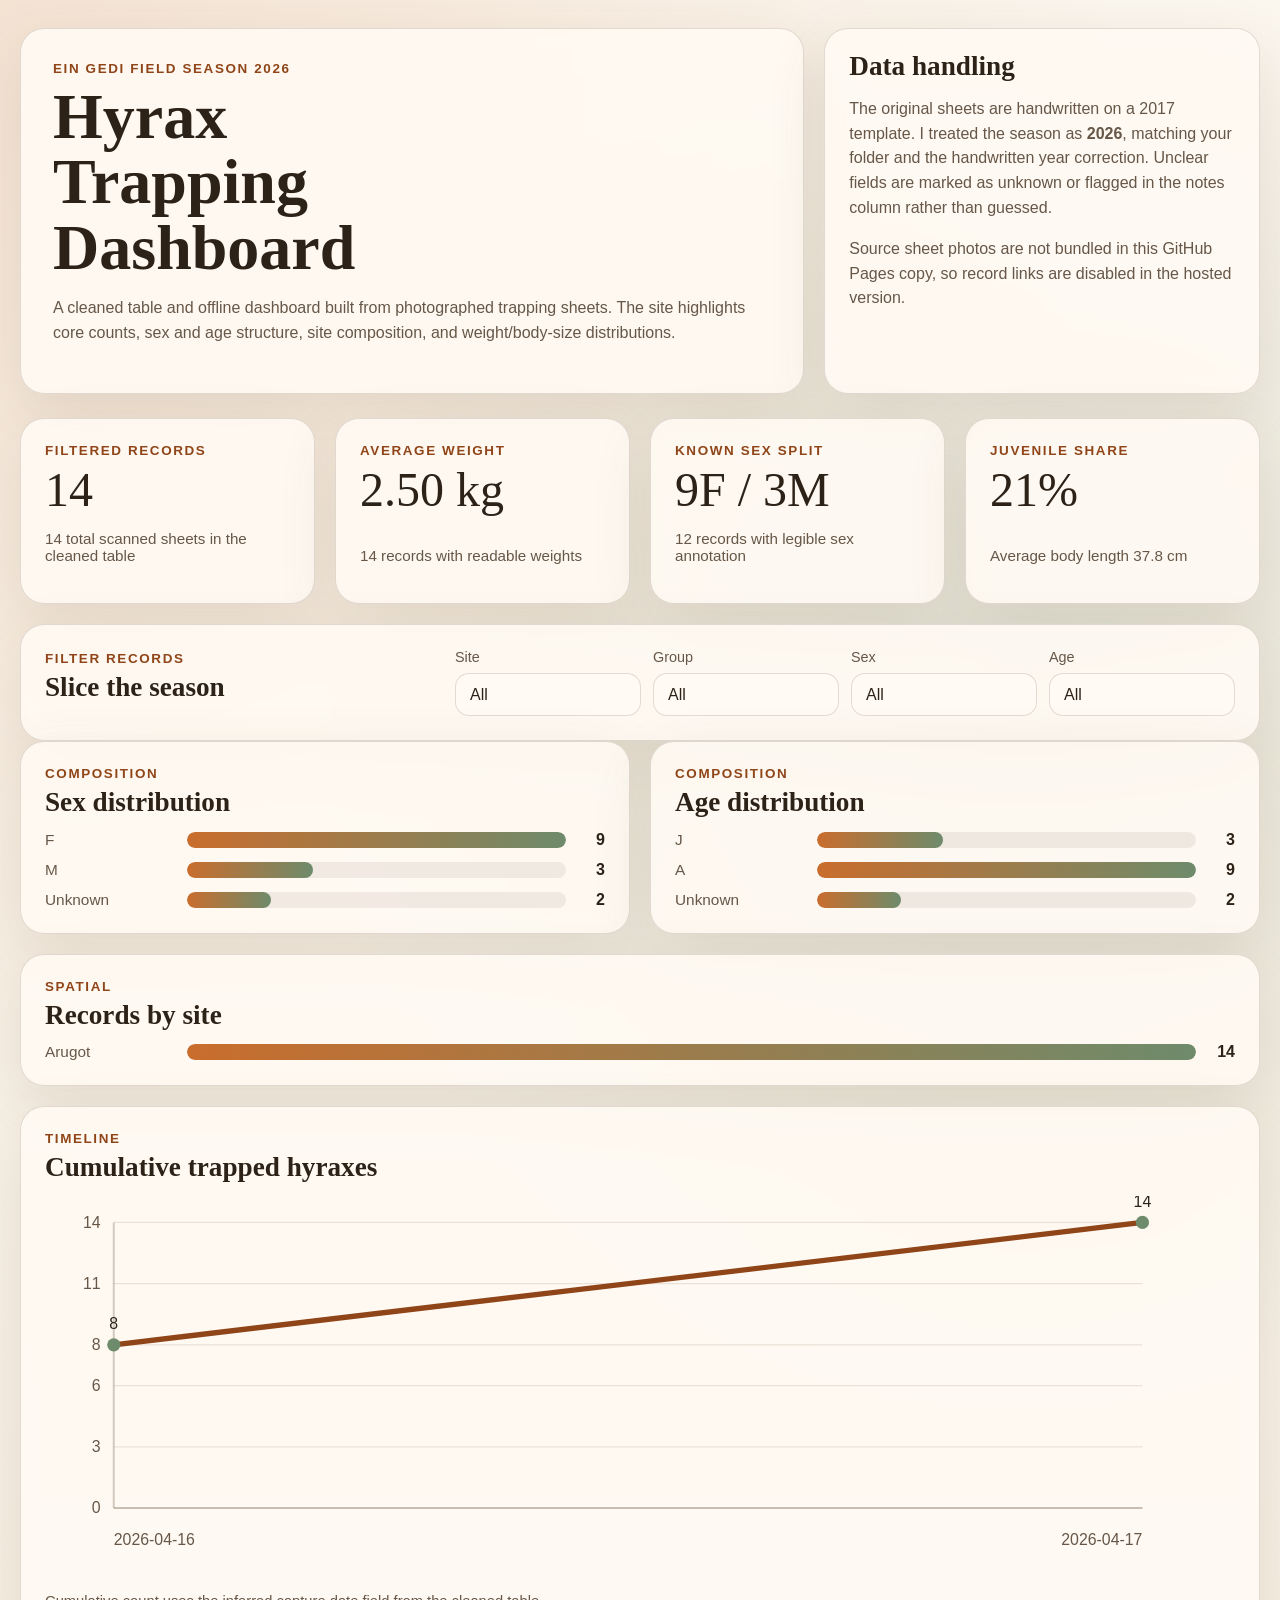
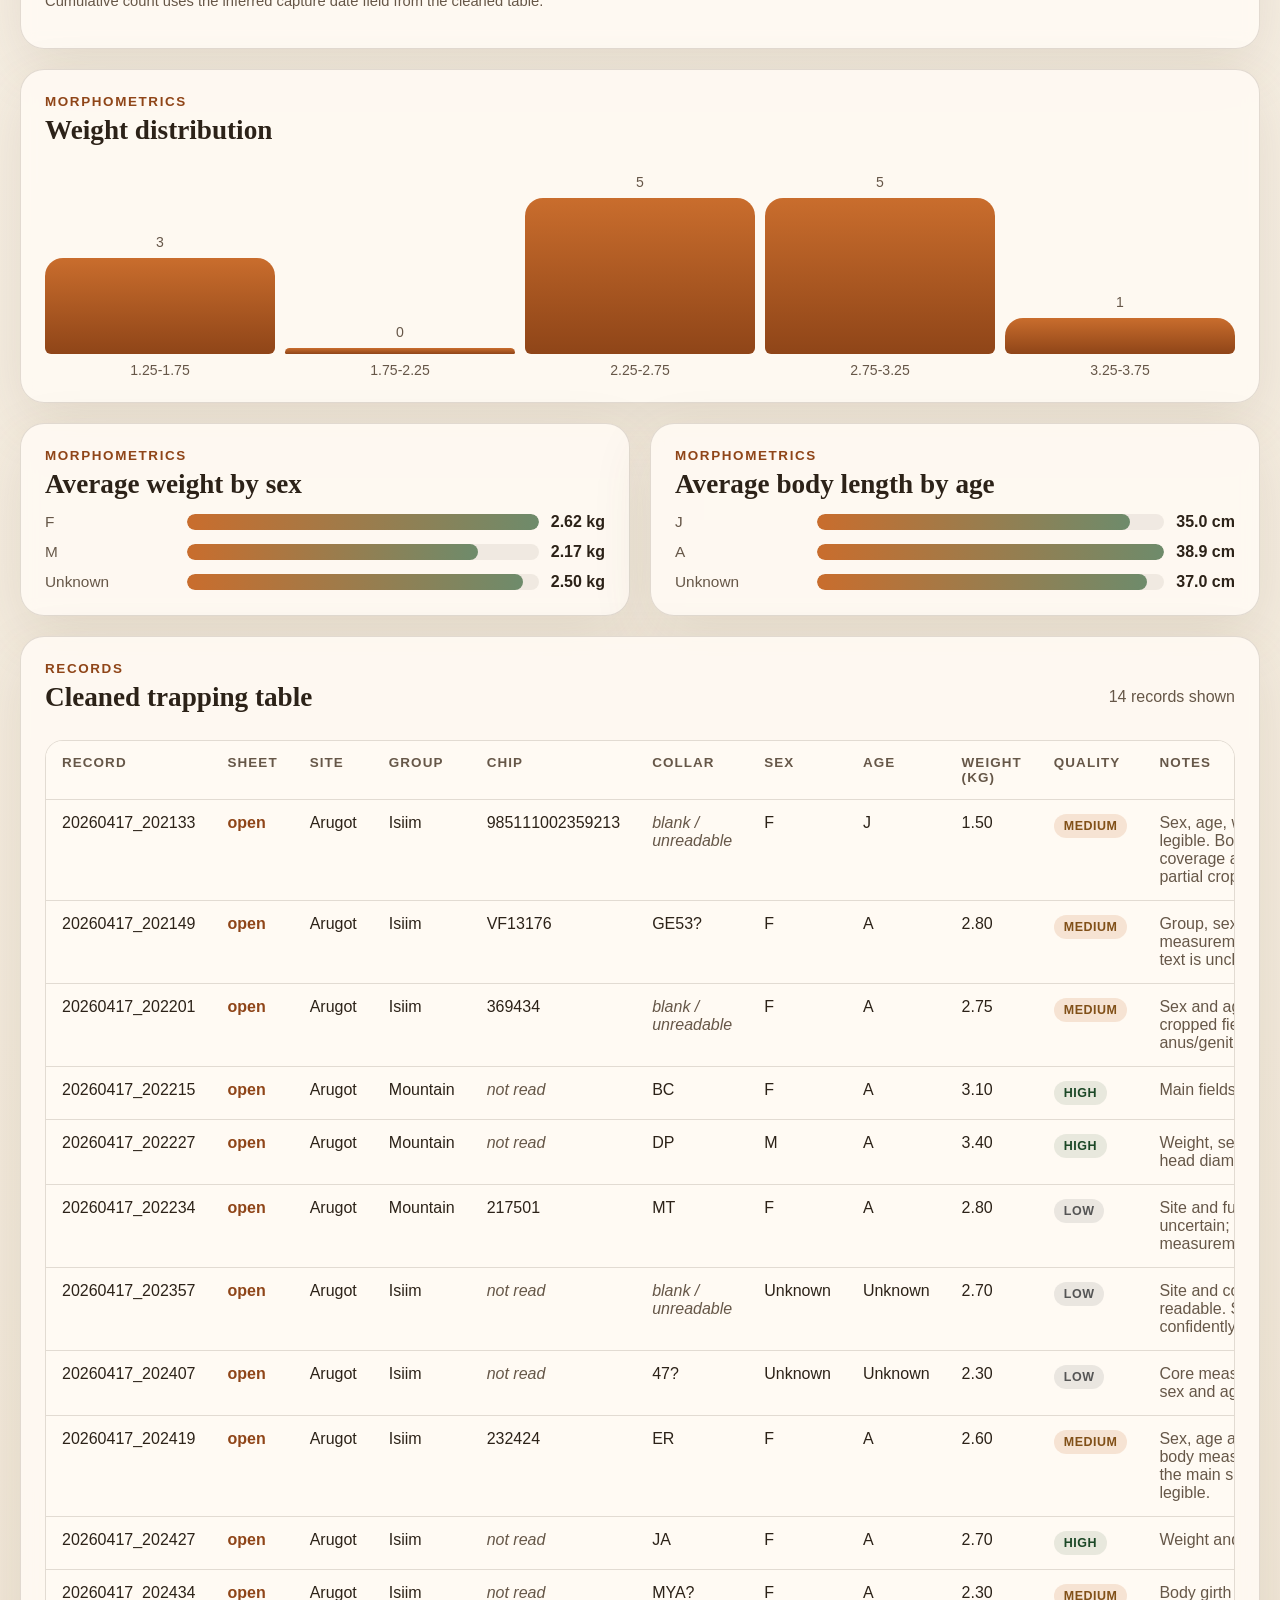
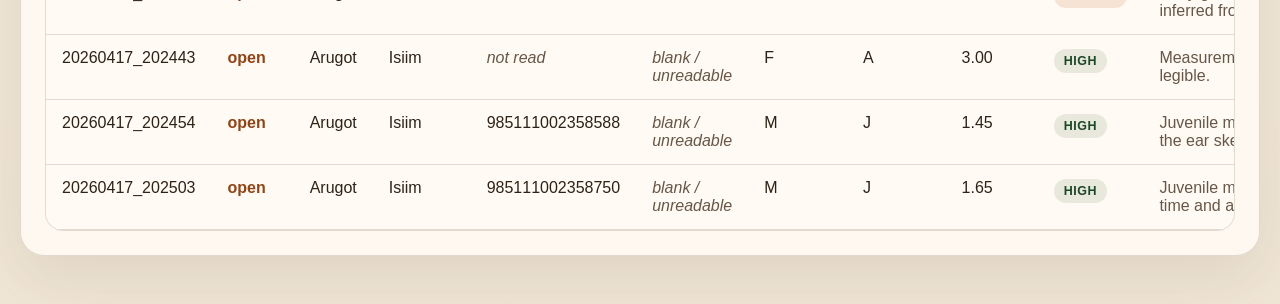
<file: docs/index.html>
<!doctype html>
<html lang="en">
  <head>
    <meta charset="utf-8" />
    <meta name="viewport" content="width=device-width, initial-scale=1" />
    <title>Ein Gedi 2026 Hyrax Trapping Dashboard</title>
    <link rel="stylesheet" href="./styles.css" />
  </head>
  <body>
    <div class="page-shell">
      <header class="hero">
        <div class="hero-copy">
          <p class="eyebrow">Ein Gedi Field Season 2026</p>
          <h1>Hyrax Trapping Dashboard</h1>
          <p class="lede">
            A cleaned table and offline dashboard built from photographed
            trapping sheets. The site highlights core counts, sex and age
            structure, site composition, and weight/body-size distributions.
          </p>
        </div>
        <div class="hero-note">
          <h2>Data handling</h2>
          <p>
            The original sheets are handwritten on a 2017 template. I treated
            the season as <strong>2026</strong>, matching your folder and the
            handwritten year correction. Unclear fields are marked as unknown or
            flagged in the notes column rather than guessed.
          </p>
          <p>
            Source sheet photos are not bundled in this GitHub Pages copy, so
            record links are disabled in the hosted version.
          </p>
        </div>
      </header>

      <main>
        <section class="summary-grid" id="summary-grid"></section>

        <section class="panel filter-panel">
          <div>
            <p class="section-label">Filter Records</p>
            <h2>Slice the season</h2>
          </div>
          <div class="filters" id="filters"></div>
        </section>

        <section class="chart-grid">
          <article class="panel">
            <p class="section-label">Composition</p>
            <h2>Sex distribution</h2>
            <div id="sex-chart" class="chart-stack"></div>
          </article>
          <article class="panel">
            <p class="section-label">Composition</p>
            <h2>Age distribution</h2>
            <div id="age-chart" class="chart-stack"></div>
          </article>
          <article class="panel wide">
            <p class="section-label">Spatial</p>
            <h2>Records by site</h2>
            <div id="site-chart" class="chart-stack"></div>
          </article>
          <article class="panel wide">
            <p class="section-label">Timeline</p>
            <h2>Cumulative trapped hyraxes</h2>
            <div id="cumulative-chart" class="line-chart"></div>
          </article>
        </section>

        <section class="chart-grid">
          <article class="panel wide">
            <p class="section-label">Morphometrics</p>
            <h2>Weight distribution</h2>
            <div id="weight-chart" class="histogram"></div>
          </article>
          <article class="panel">
            <p class="section-label">Morphometrics</p>
            <h2>Average weight by sex</h2>
            <div id="weight-by-sex-chart" class="chart-stack"></div>
          </article>
          <article class="panel">
            <p class="section-label">Morphometrics</p>
            <h2>Average body length by age</h2>
            <div id="length-by-age-chart" class="chart-stack"></div>
          </article>
        </section>

        <section class="panel">
          <div class="table-header">
            <div>
              <p class="section-label">Records</p>
              <h2>Cleaned trapping table</h2>
            </div>
            <p id="table-count" class="table-count"></p>
          </div>
          <div class="table-wrap">
            <table>
              <colgroup>
                <col class="col-record" />
                <col class="col-sheet" />
                <col class="col-site" />
                <col class="col-group" />
                <col class="col-chip" />
                <col class="col-collar" />
                <col class="col-sex" />
                <col class="col-age" />
                <col class="col-weight" />
                <col class="col-quality" />
                <col class="col-notes" />
              </colgroup>
              <thead>
                <tr>
                  <th>Record</th>
                  <th>Sheet</th>
                  <th>Site</th>
                  <th>Group</th>
                  <th>Chip</th>
                  <th>Collar</th>
                  <th>Sex</th>
                  <th>Age</th>
                  <th>Weight (kg)</th>
                  <th>Quality</th>
                  <th>Notes</th>
                </tr>
              </thead>
              <tbody id="records-table"></tbody>
            </table>
          </div>
        </section>
      </main>
    </div>

    <script src="./data.js"></script>
    <script src="./app.js"></script>
  </body>
</html>
</file>
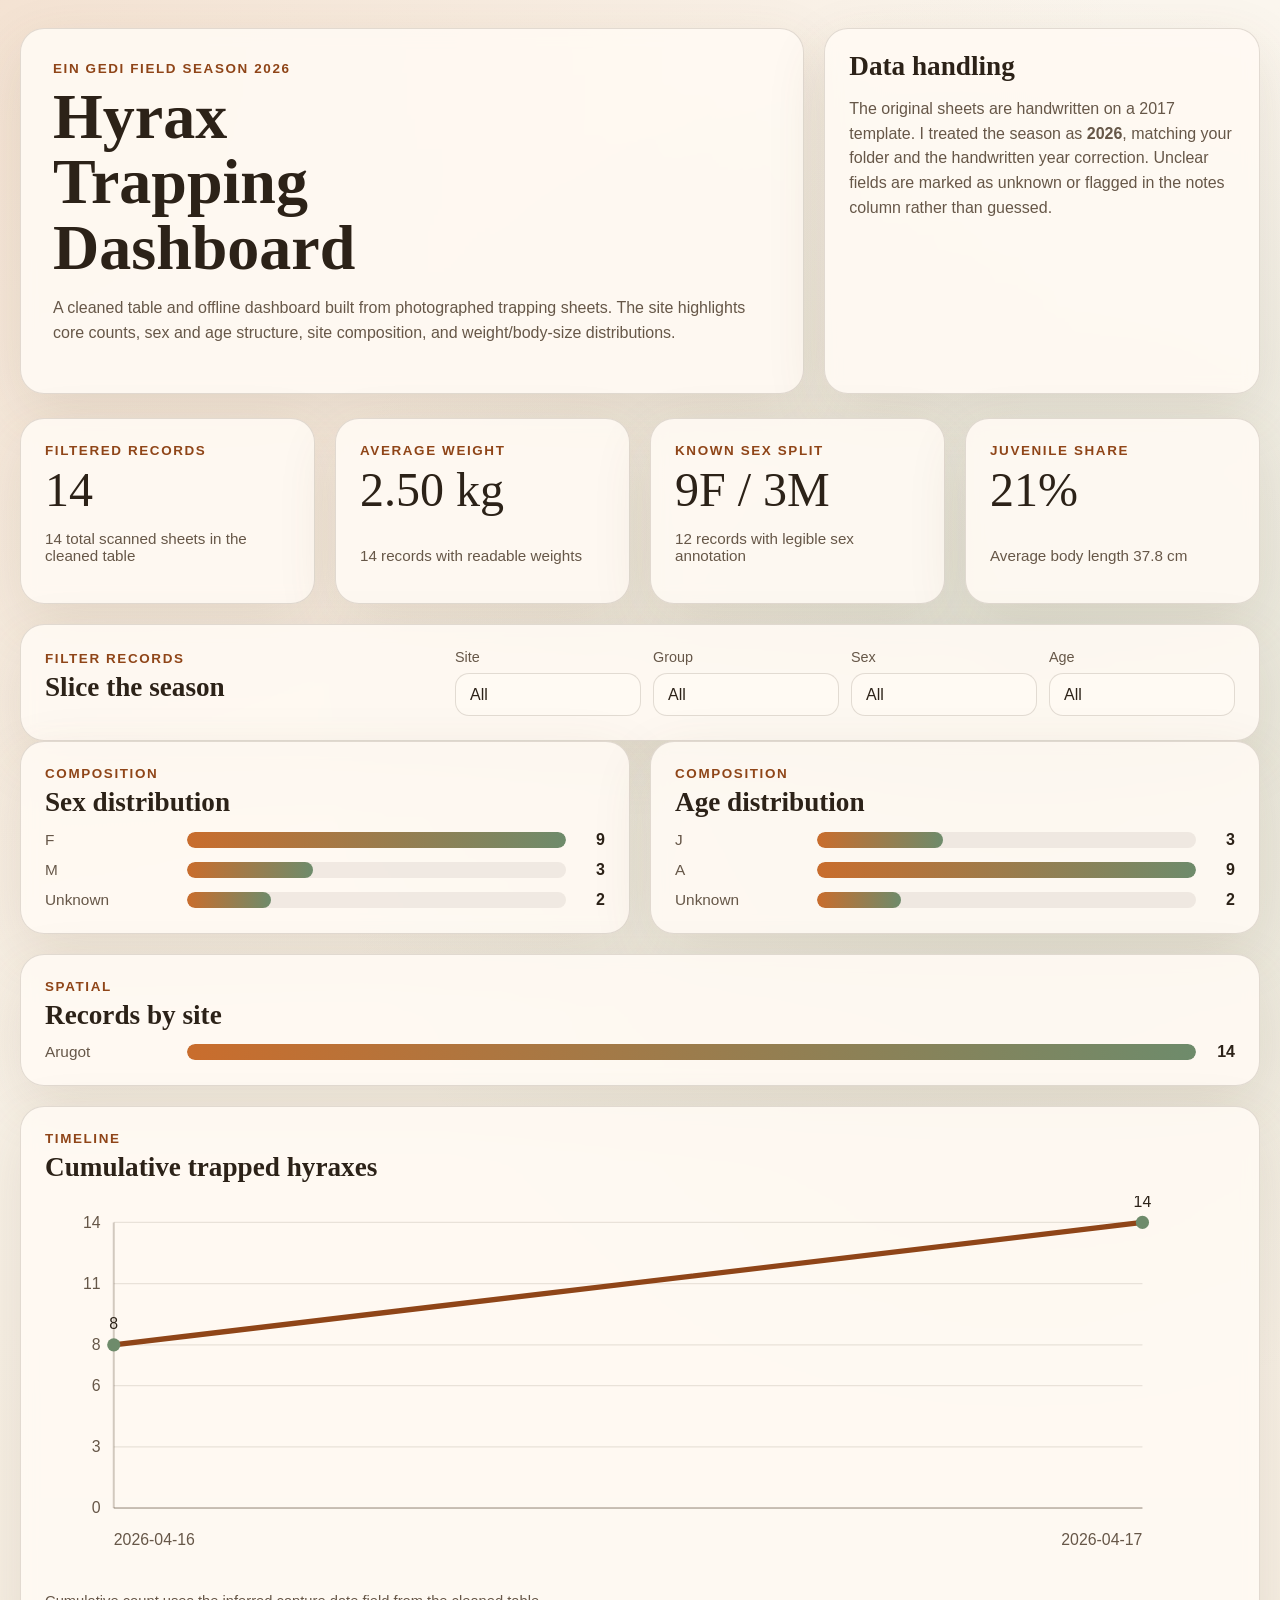
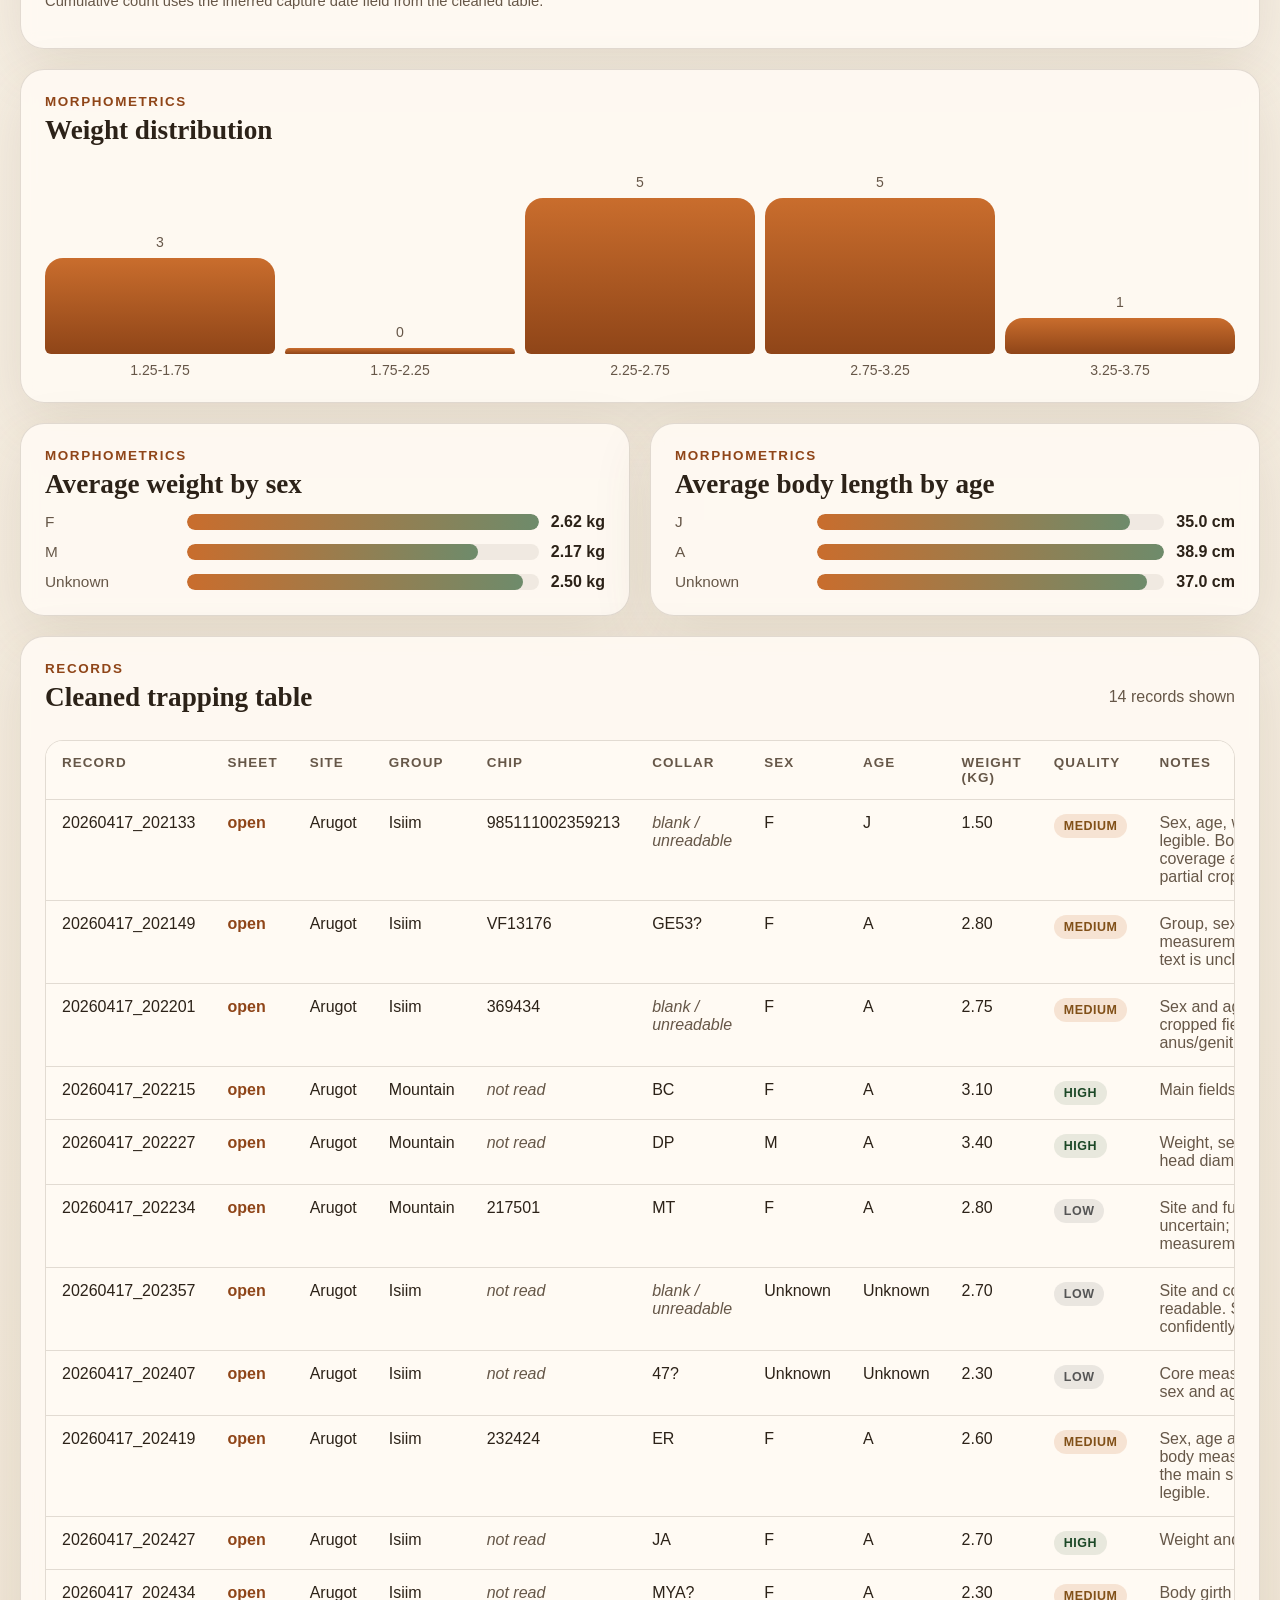
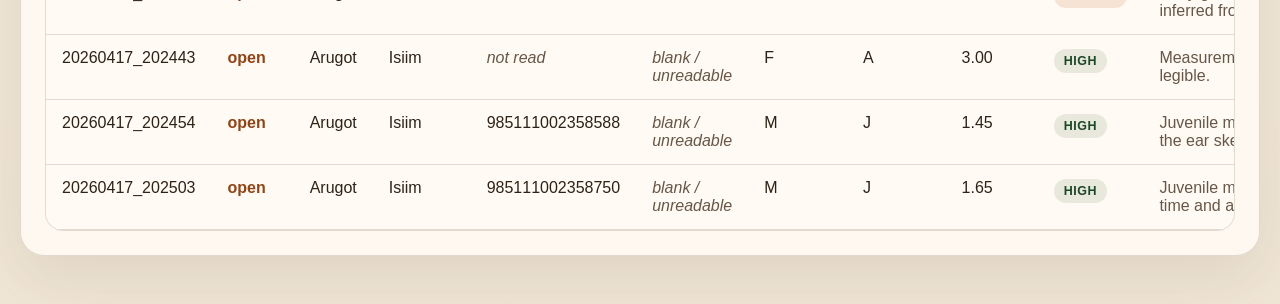
<file: site/index.html>
<!doctype html>
<html lang="en">
  <head>
    <meta charset="utf-8" />
    <meta name="viewport" content="width=device-width, initial-scale=1" />
    <title>Ein Gedi 2026 Hyrax Trapping Dashboard</title>
    <link rel="stylesheet" href="./styles.css" />
  </head>
  <body>
    <div class="page-shell">
      <header class="hero">
        <div class="hero-copy">
          <p class="eyebrow">Ein Gedi Field Season 2026</p>
          <h1>Hyrax Trapping Dashboard</h1>
          <p class="lede">
            A cleaned table and offline dashboard built from photographed
            trapping sheets. The site highlights core counts, sex and age
            structure, site composition, and weight/body-size distributions.
          </p>
        </div>
        <div class="hero-note">
          <h2>Data handling</h2>
          <p>
            The original sheets are handwritten on a 2017 template. I treated
            the season as <strong>2026</strong>, matching your folder and the
            handwritten year correction. Unclear fields are marked as unknown or
            flagged in the notes column rather than guessed.
          </p>
        </div>
      </header>

      <main>
        <section class="summary-grid" id="summary-grid"></section>

        <section class="panel filter-panel">
          <div>
            <p class="section-label">Filter Records</p>
            <h2>Slice the season</h2>
          </div>
          <div class="filters" id="filters"></div>
        </section>

        <section class="chart-grid">
          <article class="panel">
            <p class="section-label">Composition</p>
            <h2>Sex distribution</h2>
            <div id="sex-chart" class="chart-stack"></div>
          </article>
          <article class="panel">
            <p class="section-label">Composition</p>
            <h2>Age distribution</h2>
            <div id="age-chart" class="chart-stack"></div>
          </article>
          <article class="panel wide">
            <p class="section-label">Spatial</p>
            <h2>Records by site</h2>
            <div id="site-chart" class="chart-stack"></div>
          </article>
          <article class="panel wide">
            <p class="section-label">Timeline</p>
            <h2>Cumulative trapped hyraxes</h2>
            <div id="cumulative-chart" class="line-chart"></div>
          </article>
        </section>

        <section class="chart-grid">
          <article class="panel wide">
            <p class="section-label">Morphometrics</p>
            <h2>Weight distribution</h2>
            <div id="weight-chart" class="histogram"></div>
          </article>
          <article class="panel">
            <p class="section-label">Morphometrics</p>
            <h2>Average weight by sex</h2>
            <div id="weight-by-sex-chart" class="chart-stack"></div>
          </article>
          <article class="panel">
            <p class="section-label">Morphometrics</p>
            <h2>Average body length by age</h2>
            <div id="length-by-age-chart" class="chart-stack"></div>
          </article>
        </section>

        <section class="panel">
          <div class="table-header">
            <div>
              <p class="section-label">Records</p>
              <h2>Cleaned trapping table</h2>
            </div>
            <p id="table-count" class="table-count"></p>
          </div>
          <div class="table-wrap">
            <table>
              <colgroup>
                <col class="col-record" />
                <col class="col-sheet" />
                <col class="col-site" />
                <col class="col-group" />
                <col class="col-chip" />
                <col class="col-collar" />
                <col class="col-sex" />
                <col class="col-age" />
                <col class="col-weight" />
                <col class="col-quality" />
                <col class="col-notes" />
              </colgroup>
              <thead>
                <tr>
                  <th>Record</th>
                  <th>Sheet</th>
                  <th>Site</th>
                  <th>Group</th>
                  <th>Chip</th>
                  <th>Collar</th>
                  <th>Sex</th>
                  <th>Age</th>
                  <th>Weight (kg)</th>
                  <th>Quality</th>
                  <th>Notes</th>
                </tr>
              </thead>
              <tbody id="records-table"></tbody>
            </table>
          </div>
        </section>
      </main>
    </div>

    <script src="./data.js"></script>
    <script src="./app.js"></script>
  </body>
</html>
</file>
<file: docs/styles.css>
:root {
  --bg: #f6efe2;
  --panel: rgba(255, 250, 243, 0.9);
  --panel-strong: #fffaf3;
  --ink: #2c2218;
  --muted: #665748;
  --line: rgba(77, 60, 42, 0.16);
  --accent: #c96d2d;
  --accent-deep: #8f4518;
  --sage: #6e8b6b;
  --sand: #d6b78c;
  --unknown: #8d8d8d;
  --shadow: 0 20px 60px rgba(102, 74, 45, 0.12);
}

* {
  box-sizing: border-box;
}

body {
  margin: 0;
  color: var(--ink);
  background:
    radial-gradient(circle at top left, rgba(201, 109, 45, 0.14), transparent 30%),
    radial-gradient(circle at 80% 20%, rgba(110, 139, 107, 0.16), transparent 24%),
    linear-gradient(180deg, #fbf6ee 0%, #f0e6d6 100%);
  font-family: "Avenir Next", "Segoe UI", sans-serif;
}

.page-shell {
  width: min(1240px, calc(100vw - 32px));
  margin: 0 auto;
  padding: 28px 0 48px;
}

.hero {
  display: grid;
  grid-template-columns: 1.8fr 1fr;
  gap: 20px;
  margin-bottom: 24px;
}

.hero-copy,
.hero-note,
.panel {
  background: var(--panel);
  border: 1px solid var(--line);
  border-radius: 24px;
  box-shadow: var(--shadow);
  backdrop-filter: blur(8px);
}

.hero-copy {
  padding: 32px;
}

.hero-note {
  padding: 24px;
}

.eyebrow,
.section-label {
  margin: 0 0 8px;
  color: var(--accent-deep);
  font-family: "Avenir Next Condensed", "Arial Narrow", sans-serif;
  font-size: 0.84rem;
  font-weight: 700;
  letter-spacing: 0.12em;
  text-transform: uppercase;
}

h1,
h2 {
  margin: 0;
  font-family: "Iowan Old Style", "Palatino Linotype", "Book Antiqua", serif;
  font-weight: 700;
  line-height: 1.02;
}

h1 {
  font-size: clamp(2.4rem, 5vw, 4.8rem);
  max-width: 12ch;
}

h2 {
  font-size: 1.7rem;
  margin-bottom: 14px;
}

.lede,
.hero-note p,
.table-count {
  color: var(--muted);
  font-size: 1rem;
  line-height: 1.55;
}

.summary-grid,
.chart-grid {
  display: grid;
  gap: 20px;
  margin-bottom: 20px;
}

.summary-grid {
  grid-template-columns: repeat(4, minmax(0, 1fr));
}

.chart-grid {
  grid-template-columns: repeat(2, minmax(0, 1fr));
}

.panel {
  padding: 24px;
}

.panel.wide {
  grid-column: 1 / -1;
}

.summary-card {
  min-height: 168px;
  display: flex;
  flex-direction: column;
  justify-content: space-between;
}

.summary-card .value {
  font-family: "Iowan Old Style", "Palatino Linotype", serif;
  font-size: 3rem;
  line-height: 1;
}

.summary-card .meta {
  color: var(--muted);
  font-size: 0.95rem;
}

.filter-panel {
  display: grid;
  grid-template-columns: 1fr 2fr;
  gap: 20px;
  align-items: end;
}

.filters {
  display: grid;
  grid-template-columns: repeat(4, minmax(0, 1fr));
  gap: 12px;
}

.filter {
  display: flex;
  flex-direction: column;
  gap: 8px;
}

.filter label {
  font-size: 0.9rem;
  color: var(--muted);
}

.filter select {
  appearance: none;
  border: 1px solid var(--line);
  border-radius: 14px;
  background: var(--panel-strong);
  color: var(--ink);
  padding: 12px 14px;
  font: inherit;
}

.chart-stack {
  display: grid;
  gap: 12px;
}

.metric-row {
  display: grid;
  grid-template-columns: 130px 1fr auto;
  gap: 12px;
  align-items: center;
}

.metric-row .label {
  color: var(--muted);
  font-size: 0.96rem;
}

.track {
  height: 16px;
  border-radius: 999px;
  overflow: hidden;
  background: rgba(77, 60, 42, 0.08);
}

.fill {
  height: 100%;
  border-radius: inherit;
  background: linear-gradient(90deg, var(--accent), var(--sage));
}

.value-tag {
  min-width: 3ch;
  text-align: right;
  font-weight: 700;
}

.histogram {
  display: grid;
  grid-template-columns: repeat(auto-fit, minmax(50px, 1fr));
  gap: 10px;
  align-items: end;
  min-height: 220px;
}

.hist-bar {
  display: flex;
  flex-direction: column;
  justify-content: end;
  gap: 8px;
  min-height: 200px;
}

.hist-bar .bar {
  border-radius: 18px 18px 6px 6px;
  background: linear-gradient(180deg, var(--accent), var(--accent-deep));
  min-height: 6px;
}

.hist-bar .label,
.hist-bar .count {
  text-align: center;
  font-size: 0.88rem;
  color: var(--muted);
}

.line-chart {
  display: grid;
  gap: 12px;
}

.line-chart svg {
  width: 100%;
  height: auto;
  display: block;
}

.line-chart-caption {
  color: var(--muted);
  font-size: 0.92rem;
}

.table-header {
  display: flex;
  justify-content: space-between;
  gap: 20px;
  align-items: end;
  margin-bottom: 14px;
}

.table-wrap {
  overflow: auto;
  border: 1px solid var(--line);
  border-radius: 18px;
  background: var(--panel-strong);
}

table {
  width: 100%;
  border-collapse: collapse;
  min-width: 980px;
}

.col-record {
  width: 18ch;
}

.col-sheet {
  width: 7ch;
}

.col-site,
.col-group {
  width: 10ch;
}

.col-chip {
  width: 18ch;
}

.col-collar {
  width: 14ch;
}

.col-sex,
.col-age {
  width: 6ch;
}

.col-weight {
  width: 10ch;
}

.col-quality {
  width: 12ch;
}

th,
td {
  padding: 14px 16px;
  border-bottom: 1px solid var(--line);
  text-align: left;
  vertical-align: top;
}

th {
  position: sticky;
  top: 0;
  background: var(--panel-strong);
  font-size: 0.84rem;
  letter-spacing: 0.08em;
  text-transform: uppercase;
  color: var(--muted);
}

tbody tr:hover {
  background: rgba(201, 109, 45, 0.06);
}

.record-link {
  color: var(--accent-deep);
  font-weight: 700;
  text-decoration: none;
}

td:nth-child(1),
td:nth-child(2),
td:nth-child(3),
td:nth-child(4),
td:nth-child(5),
td:nth-child(7),
td:nth-child(8),
td:nth-child(9),
td:nth-child(10) {
  white-space: nowrap;
}

.record-link.disabled {
  color: var(--muted);
}

.pill {
  display: inline-flex;
  align-items: center;
  padding: 5px 10px;
  border-radius: 999px;
  font-size: 0.78rem;
  font-weight: 700;
  letter-spacing: 0.04em;
  text-transform: uppercase;
}

.pill.high {
  color: #1c4827;
  background: rgba(110, 139, 107, 0.16);
}

.pill.medium {
  color: #815018;
  background: rgba(201, 109, 45, 0.16);
}

.pill.low {
  color: #555;
  background: rgba(141, 141, 141, 0.18);
}

.notes-cell {
  min-width: 280px;
  color: var(--muted);
  white-space: normal;
}

.missing {
  color: var(--muted);
  font-style: italic;
}

@media (max-width: 980px) {
  .hero,
  .filter-panel,
  .summary-grid,
  .chart-grid,
  .filters {
    grid-template-columns: 1fr;
  }

  .summary-card .value {
    font-size: 2.4rem;
  }
}
</file>
<file: site/styles.css>
:root {
  --bg: #f6efe2;
  --panel: rgba(255, 250, 243, 0.9);
  --panel-strong: #fffaf3;
  --ink: #2c2218;
  --muted: #665748;
  --line: rgba(77, 60, 42, 0.16);
  --accent: #c96d2d;
  --accent-deep: #8f4518;
  --sage: #6e8b6b;
  --sand: #d6b78c;
  --unknown: #8d8d8d;
  --shadow: 0 20px 60px rgba(102, 74, 45, 0.12);
}

* {
  box-sizing: border-box;
}

body {
  margin: 0;
  color: var(--ink);
  background:
    radial-gradient(circle at top left, rgba(201, 109, 45, 0.14), transparent 30%),
    radial-gradient(circle at 80% 20%, rgba(110, 139, 107, 0.16), transparent 24%),
    linear-gradient(180deg, #fbf6ee 0%, #f0e6d6 100%);
  font-family: "Avenir Next", "Segoe UI", sans-serif;
}

.page-shell {
  width: min(1240px, calc(100vw - 32px));
  margin: 0 auto;
  padding: 28px 0 48px;
}

.hero {
  display: grid;
  grid-template-columns: 1.8fr 1fr;
  gap: 20px;
  margin-bottom: 24px;
}

.hero-copy,
.hero-note,
.panel {
  background: var(--panel);
  border: 1px solid var(--line);
  border-radius: 24px;
  box-shadow: var(--shadow);
  backdrop-filter: blur(8px);
}

.hero-copy {
  padding: 32px;
}

.hero-note {
  padding: 24px;
}

.eyebrow,
.section-label {
  margin: 0 0 8px;
  color: var(--accent-deep);
  font-family: "Avenir Next Condensed", "Arial Narrow", sans-serif;
  font-size: 0.84rem;
  font-weight: 700;
  letter-spacing: 0.12em;
  text-transform: uppercase;
}

h1,
h2 {
  margin: 0;
  font-family: "Iowan Old Style", "Palatino Linotype", "Book Antiqua", serif;
  font-weight: 700;
  line-height: 1.02;
}

h1 {
  font-size: clamp(2.4rem, 5vw, 4.8rem);
  max-width: 12ch;
}

h2 {
  font-size: 1.7rem;
  margin-bottom: 14px;
}

.lede,
.hero-note p,
.table-count {
  color: var(--muted);
  font-size: 1rem;
  line-height: 1.55;
}

.summary-grid,
.chart-grid {
  display: grid;
  gap: 20px;
  margin-bottom: 20px;
}

.summary-grid {
  grid-template-columns: repeat(4, minmax(0, 1fr));
}

.chart-grid {
  grid-template-columns: repeat(2, minmax(0, 1fr));
}

.panel {
  padding: 24px;
}

.panel.wide {
  grid-column: 1 / -1;
}

.summary-card {
  min-height: 168px;
  display: flex;
  flex-direction: column;
  justify-content: space-between;
}

.summary-card .value {
  font-family: "Iowan Old Style", "Palatino Linotype", serif;
  font-size: 3rem;
  line-height: 1;
}

.summary-card .meta {
  color: var(--muted);
  font-size: 0.95rem;
}

.filter-panel {
  display: grid;
  grid-template-columns: 1fr 2fr;
  gap: 20px;
  align-items: end;
}

.filters {
  display: grid;
  grid-template-columns: repeat(4, minmax(0, 1fr));
  gap: 12px;
}

.filter {
  display: flex;
  flex-direction: column;
  gap: 8px;
}

.filter label {
  font-size: 0.9rem;
  color: var(--muted);
}

.filter select {
  appearance: none;
  border: 1px solid var(--line);
  border-radius: 14px;
  background: var(--panel-strong);
  color: var(--ink);
  padding: 12px 14px;
  font: inherit;
}

.chart-stack {
  display: grid;
  gap: 12px;
}

.metric-row {
  display: grid;
  grid-template-columns: 130px 1fr auto;
  gap: 12px;
  align-items: center;
}

.metric-row .label {
  color: var(--muted);
  font-size: 0.96rem;
}

.track {
  height: 16px;
  border-radius: 999px;
  overflow: hidden;
  background: rgba(77, 60, 42, 0.08);
}

.fill {
  height: 100%;
  border-radius: inherit;
  background: linear-gradient(90deg, var(--accent), var(--sage));
}

.value-tag {
  min-width: 3ch;
  text-align: right;
  font-weight: 700;
}

.histogram {
  display: grid;
  grid-template-columns: repeat(auto-fit, minmax(50px, 1fr));
  gap: 10px;
  align-items: end;
  min-height: 220px;
}

.hist-bar {
  display: flex;
  flex-direction: column;
  justify-content: end;
  gap: 8px;
  min-height: 200px;
}

.hist-bar .bar {
  border-radius: 18px 18px 6px 6px;
  background: linear-gradient(180deg, var(--accent), var(--accent-deep));
  min-height: 6px;
}

.hist-bar .label,
.hist-bar .count {
  text-align: center;
  font-size: 0.88rem;
  color: var(--muted);
}

.line-chart {
  display: grid;
  gap: 12px;
}

.line-chart svg {
  width: 100%;
  height: auto;
  display: block;
}

.line-chart-caption {
  color: var(--muted);
  font-size: 0.92rem;
}

.table-header {
  display: flex;
  justify-content: space-between;
  gap: 20px;
  align-items: end;
  margin-bottom: 14px;
}

.table-wrap {
  overflow: auto;
  border: 1px solid var(--line);
  border-radius: 18px;
  background: var(--panel-strong);
}

table {
  width: 100%;
  border-collapse: collapse;
  min-width: 980px;
}

.col-record {
  width: 18ch;
}

.col-sheet {
  width: 7ch;
}

.col-site,
.col-group {
  width: 10ch;
}

.col-chip {
  width: 18ch;
}

.col-collar {
  width: 14ch;
}

.col-sex,
.col-age {
  width: 6ch;
}

.col-weight {
  width: 10ch;
}

.col-quality {
  width: 12ch;
}

th,
td {
  padding: 14px 16px;
  border-bottom: 1px solid var(--line);
  text-align: left;
  vertical-align: top;
}

th {
  position: sticky;
  top: 0;
  background: var(--panel-strong);
  font-size: 0.84rem;
  letter-spacing: 0.08em;
  text-transform: uppercase;
  color: var(--muted);
}

tbody tr:hover {
  background: rgba(201, 109, 45, 0.06);
}

.record-link {
  color: var(--accent-deep);
  font-weight: 700;
  text-decoration: none;
}

td:nth-child(1),
td:nth-child(2),
td:nth-child(3),
td:nth-child(4),
td:nth-child(5),
td:nth-child(7),
td:nth-child(8),
td:nth-child(9),
td:nth-child(10) {
  white-space: nowrap;
}

.pill {
  display: inline-flex;
  align-items: center;
  padding: 5px 10px;
  border-radius: 999px;
  font-size: 0.78rem;
  font-weight: 700;
  letter-spacing: 0.04em;
  text-transform: uppercase;
}

.pill.high {
  color: #1c4827;
  background: rgba(110, 139, 107, 0.16);
}

.pill.medium {
  color: #815018;
  background: rgba(201, 109, 45, 0.16);
}

.pill.low {
  color: #555;
  background: rgba(141, 141, 141, 0.18);
}

.notes-cell {
  min-width: 280px;
  color: var(--muted);
  white-space: normal;
}

.missing {
  color: var(--muted);
  font-style: italic;
}

@media (max-width: 980px) {
  .hero,
  .filter-panel,
  .summary-grid,
  .chart-grid,
  .filters {
    grid-template-columns: 1fr;
  }

  .summary-card .value {
    font-size: 2.4rem;
  }
}
</file>
